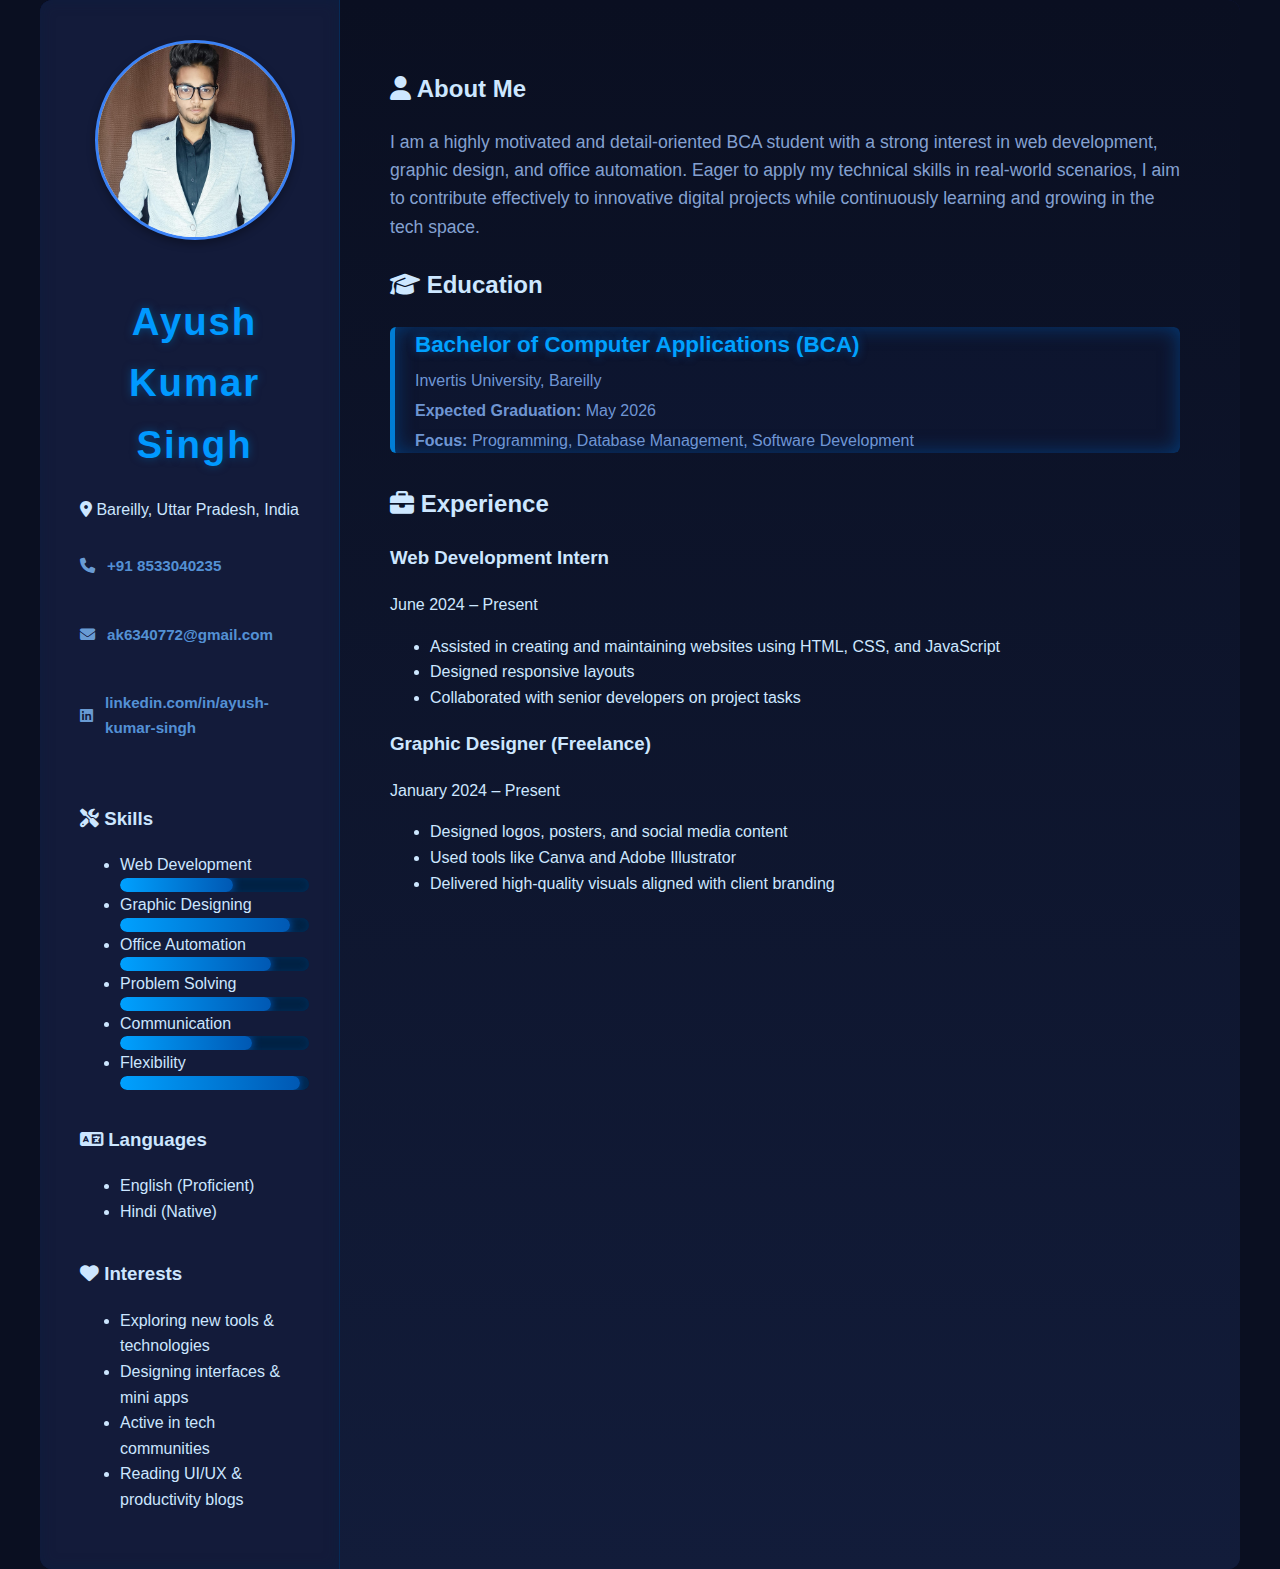
<file: index.html>
<!DOCTYPE html>
<html lang="en" >
<head>
  <meta charset="UTF-8" />
  <meta name="viewport" content="width=device-width, initial-scale=1" />
  <title>Ayush Kumar Singh | Neon Dark Resume</title>
  <link
    href="https://cdnjs.cloudflare.com/ajax/libs/font-awesome/6.4.0/css/all.min.css"
    rel="stylesheet"
  />
  <link rel="stylesheet" href="/styles.css" />
</head>
<body>
  <div class="container">
    <aside class="sidebar">
      <div class="profile-pic">
        <img class="profile-img" src="/profile.jpeg" alt="Ayush Kumar Singh" />
      </div>
      <h1 class="name neon-text">Ayush Kumar Singh</h1>
      <p class="location"><i class="fas fa-map-marker-alt neon-icon"></i> Bareilly, Uttar Pradesh, India</p>
      <div class="contact-info">
        <p>
          <i class="fas fa-phone neon-icon"></i>
          <a href="tel:+918533040235">+91 8533040235</a>
        </p>
        <p><i class="fas fa-envelope neon-icon"></i> <a href="mailto:ak6340772@gmail.com">ak6340772@gmail.com</a></p>
        <p><i class="fab fa-linkedin neon-icon"></i> <a href="https://www.linkedin.com/in/ayush-kumar-singh-25a994292" target="_blank">linkedin.com/in/ayush-kumar-singh</a></p>
      </div>

      <div class="skills">
        <h3><i class="fas fa-tools neon-icon"></i> Skills</h3>
        <ul>
          <li>
            <span>Web Development</span>
            <div class="progress-bar">
              <div class="progress-fill" style="width: 60%;"></div>
            </div>
          </li>
          <li>
            <span>Graphic Designing</span>
            <div class="progress-bar">
              <div class="progress-fill" style="width: 90%;"></div>
            </div>
          </li>
          <li>
            <span>Office Automation</span>
            <div class="progress-bar">
              <div class="progress-fill" style="width: 80%;"></div>
            </div>
          </li>
          <li>
            <span>Problem Solving</span>
            <div class="progress-bar">
              <div class="progress-fill" style="width: 80%;"></div>
            </div>
          </li>
          <li>
            <span>Communication</span>
            <div class="progress-bar">
              <div class="progress-fill" style="width: 70%;"></div>
            </div>
          </li>
          <li>
            <span>Flexibility</span>
            <div class="progress-bar">
              <div class="progress-fill" style="width: 95%;"></div>
            </div>
          </li>
        </ul>
      </div>

      <div class="languages">
        <h3><i class="fas fa-language neon-icon"></i> Languages</h3>
        <ul>
          <li>English (Proficient)</li>
          <li>Hindi (Native)</li>
        </ul>
      </div>

      <div class="interests">
        <h3><i class="fas fa-heart neon-icon"></i> Interests</h3>
        <ul>
          <li>Exploring new tools & technologies</li>
          <li>Designing interfaces & mini apps</li>
          <li>Active in tech communities</li>
          <li>Reading UI/UX & productivity blogs</li>
        </ul>
      </div>
    </aside>

    <main class="main-content">
      <section class="about-me section">
        <h2><i class="fas fa-user neon-icon"></i> About Me</h2>
        <p>
          I am a highly motivated and detail-oriented BCA student with a strong interest in web development, graphic design, and office automation. Eager to apply my technical skills in real-world scenarios, I aim to contribute effectively to innovative digital projects while continuously learning and growing in the tech space.
        </p>
      </section>

      <section class="education section">
        <h2><i class="fas fa-graduation-cap neon-icon"></i> Education</h2>
        <div class="edu-item">
          <h3>Bachelor of Computer Applications (BCA)</h3>
          <p>Invertis University, Bareilly</p>
          <p><strong>Expected Graduation:</strong> May 2026</p>
          <p><strong>Focus:</strong> Programming, Database Management, Software Development</p>
        </div>
      </section>

      <section class="experience section">
        <h2><i class="fas fa-briefcase neon-icon"></i> Experience</h2>
        <div class="job">
          <h3>Web Development Intern</h3>
          <span class="date">June 2024 – Present</span>
          <ul>
            <li>Assisted in creating and maintaining websites using HTML, CSS, and JavaScript</li>
            <li>Designed responsive layouts</li>
            <li>Collaborated with senior developers on project tasks</li>
          </ul>
        </div>
        <div class="job">
          <h3>Graphic Designer (Freelance)</h3>
          <span class="date">January 2024 – Present</span>
          <ul>
            <li>Designed logos, posters, and social media content</li>
            <li>Used tools like Canva and Adobe Illustrator</li>
            <li>Delivered high-quality visuals aligned with client branding</li>
          </ul>
        </div>
      </section>
    </main>
  </div>
</body>
</html>
</file>
<file: styles.css>
/* ======= General Reset & Base Setup ======= */
*,
*::before,
*::after {
  box-sizing: border-box;
  transition: all 0.3s ease;
}

body {
  margin: 0;
  background: #0a0f21;
  color: #cce6ff;
  font-family: 'Segoe UI', Tahoma, Geneva, Verdana, sans-serif;
  line-height: 1.6;
  overflow-y: scroll;
  -webkit-font-smoothing: antialiased;
  -moz-osx-font-smoothing: grayscale;
}

/* ======= Container and Layout ======= */
.container {
  display: flex;
  min-height: 100vh;
  max-width: 1200px;
  margin: 0 auto;
  box-shadow: 0 0 30px #001a4d66 inset;
  border-radius: 12px;
  background: #0f173b;
  overflow: hidden;
}

/* ======= Sidebar Styling ======= */
.sidebar {
  flex: 0 0 300px;
  background: #131b3a;
  padding: 40px 30px 40px 40px;
  display: flex;
  flex-direction: column;
  border-right: 1.5px solid #003366aa;
  box-shadow: inset 0 0 15px #00224455;
}

/* ======= Profile Picture Styling ======= */
.profile-pic {
  width: 200px; /* Adjusted size for better visibility */
  height: 200px;
  margin: 0 auto 25px auto; /* Center horizontally and add bottom margin */
  border-radius: 50%;
  overflow: hidden; /* Ensure the image stays within the circle */
  border: 3px solid #3b82f6; /* Subtle blue border */
  box-shadow: 0 4px 8px rgba(0, 0, 0, 0.3); /* Subtle shadow for depth */
  background-color: #f0f0f0; /* Fallback background color */
}

.profile-img {
  width: 100%;
  height: 100%;
  object-fit: cover; /* Ensure the image covers the circle without distortion */
  display: block;
}

.profile-pic:hover {
  transform: scale(1.1); /* Slightly larger hover effect */
  box-shadow: 0 8px 16px rgba(59, 130, 246, 0.5); /* Enhanced blue shadow on hover */
  transition: transform 0.3s ease, box-shadow 0.3s ease;
}

.name {
  font-size: 2.4rem;
  font-weight: 900;
  color: #0099ff;
  letter-spacing: 0.05em;
  margin-bottom: 6px;
  text-align: center;
  text-shadow: 0 0 8px #005ea0aa;
}

.title {
  font-size: 1.25rem;
  font-weight: 600;
  color: #7ac6ffcc;
  text-align: center;
  margin-bottom: 30px;
  letter-spacing: 0.07em;
}

/* ======= Contact Info ======= */
.contact-info {
  font-size: 0.95rem;
  color: #82bfffcc;
  margin-bottom: 30px;
  display: flex;
  flex-direction: column;
  gap: 14px;
}

.contact-info p {
  display: flex;
  align-items: center;
  gap: 12px;
}

.contact-info svg {
  width: 20px;
  height: 20px;
  fill: #007acccc;
  flex-shrink: 0;
}

.contact-info a {
  color: #66b2ffcc;
  text-decoration: none;
  word-break: break-word;
}

.contact-info a:hover {
  color: #0099ff;
  text-decoration: underline;
  text-shadow: 0 0 6px #005ea0cc;
}

/* ======= Sidebar Sections ======= */
.sidebar-section {
  margin-top: 38px;
  padding-top: 18px;
  border-top: 1.5px solid #003366bb;
}

.sidebar-section h3 {
  color: #00a3ff;
  font-weight: 700;
  font-size: 1.3rem;
  margin-bottom: 15px;
  border-bottom: 2px solid #005f99cc;
  padding-bottom: 6px;
  letter-spacing: 0.05em;
  text-shadow: 0 0 5px #004a7d88;
}

.skills-list,
.languages-list,
.interests-list {
  list-style: none;
  padding-left: 0;
  margin: 0;
}

.skills-list li,
.languages-list li,
.interests-list li {
  margin-bottom: 14px;
  color: #7bb8ffcc;
  font-weight: 500;
  letter-spacing: 0.02em;
  cursor: default;
}

/* ======= Skill Bars with Animation ======= */
.skill-item {
  margin-bottom: 20px;
}

.skill-name {
  font-weight: 600;
  margin-bottom: 6px;
  color: #0096ff;
  letter-spacing: 0.04em;
}

.progress-bar {
  width: 100%;
  height: 14px;
  background: #002244;
  border-radius: 10px;
  box-shadow: inset 0 0 6px #003366aa;
  overflow: hidden;
}

.progress-fill {
  height: 100%;
  border-radius: 10px;
  background: linear-gradient(90deg, #00a1ff, #0058b3);
  box-shadow: 0 0 10px #007affbb;
  width: 70%; /* Start at 0 width */
  animation: fillProgress 2s ease forwards; /* Animate to the set width */
}

.progress-fill.html { --width: 0.92; }
.progress-fill.css { --width: 0.85; }
.progress-fill.js { --width: 0.80; }
.progress-fill.design { --width: 0.88; }
.progress-fill.office { --width: 0.70; }
.progress-fill.problem { --width: 0.75; }
.progress-fill.communication { --width: 0.90; }
.progress-fill.flexibility { --width: 0.95; }

@keyframes fillProgress {
  from {
    width: 0%;
  }
  to {
    width: 70; /* Set to the width defined in the class */
  }
}

/* ======= Main Content Styling ======= */
.main-content {
  flex-grow: 1;
  padding: 50px 60px 50px 50px;
  overflow-y: auto;
  color: #cde7ff;
  position: relative;
  scroll-behavior: smooth;
  background: linear-gradient(180deg, #0a0f21, #121c3a);
}

/* Section Title with Icon */
.section-title {
  font-size: 2.3rem;
  font-weight: 800;
  color: #009aff;
  margin-bottom: 30px;
  display: flex;
  align-items: center;
  gap: 14px;
  text-shadow: 0 0 10px #004c99bb;
  letter-spacing: 0.06em;
}

.section-title svg {
  width: 32px;
  height: 32px;
  fill: #0099ffcc;
  filter: drop-shadow(0 0 6px #004c99cc);
}

/* Paragraph Styling */
.section p {
  font-size: 1.1rem;
  max-width: 850px;
  color: #a6c9ffcc;
  line-height: 1.6;
  margin-bottom: 25px;
}

/* ======= Education & Experience Blocks ======= */
.edu-item,
.job-item {
  margin-bottom: 32px;
  border-left: 5px solid #0099ffcc;
  padding-left: 20px;
  box-shadow: inset 0 0 20px #004d99aa;
  border-radius: 6px;
  background: #12254f33;
  transition:  0.3s ease;
}

.edu-item:hover,
.job-item:hover {
  background: #0e1e3f88;
}

.edu-item h3,
.job-item h3 {
  color: #00a1ff;
  font-weight: 700;
  margin-bottom: 6px;
  font-size: 1.4rem;
  text-shadow: 0 0 8px #0066cc99;
}

.edu-item p,
.job-item p {
  font-size: 1rem;
  margin: 4px 0;
  color: #8ab9ffcc;
}

.job-date {
  font-size: 0.9rem;
  font-style: italic;
  color: #66b2ffcc;
  margin-bottom: 12px;
}

/* Job Responsibilities List */
.job-responsibilities {
  list-style: disc;
  padding-left: 25px;
  color: #94bfffcc;
  margin-top: 8px;
}

.job-responsibilities li {
  margin-bottom: 8px;
  line-height: 1.5;
}

/* ======= Scrollbar Styling ======= */
.main-content::-webkit-scrollbar {
  width: 8px;
}

.main-content::-webkit-scrollbar-track {
  background: #0a0f21;
}

.main-content::-webkit-scrollbar-thumb {
  background: #007affcc;
  border-radius: 10px;
  box-shadow: 0 0 6px #005fbaff;
}

/* ======= Links ======= */
a {
  color: #66aaffcc;
  text-decoration: none;
  font-weight: 600;
  cursor: pointer;
}

a:hover {
  color: #0099ff;
  text-decoration: underline;
  text-shadow: 0 0 6px #0066ccbb;
}

/* ======= Responsive Design ======= */
@media (max-width: 980px) {
  .container {
    flex-direction: column;
    max-width: 95vw;
  }

  .sidebar {
    flex: none;
    width: 100%;
    padding: 25px 20px;
    border-right: none;
    border-bottom: 1.5px solid #003366aa;
    flex-wrap: wrap;
    align-items: center;
    justify-content: center;
  }

  .profile-pic {
    width: 200px;
    height: 200px;
    margin-bottom: 15px;
  }

  .name {
    font-size: 1.8rem;
    margin-bottom: 5px;
  }

  .title {
    font-size: 1.1rem;
    margin-bottom: 25px;
  }

  .contact-info {
    flex-direction: row;
    flex-wrap: wrap;
    justify-content: center;
    gap: 25px;
    font-size: 0.9rem;
  }

  .main-content {
    padding: 30px 25px 40px 25px;
  }
}

@media (max-width: 520px) {
  .sidebar {
    padding: 18px 12px;
  }

  .profile-pic {
    width: 70px; /* Adjust size for smaller screens */
    height: 70px;
  }

  .name {
    font-size: 1.5rem;
  }

  .title {
    font-size: 1rem;
    margin-bottom: 18px;
  }

  .section-title {
    font-size: 1.8rem;
    gap: 8px;
  }
  .section-title svg {
    width: 28px;
    height: 28px;
  }

  .section p {
    font-size: 1rem;
    max-width: 100%;
  }

  .edu-item h3,
  .job-item h3 {
    font-size: 1.2rem;
  }

  .edu-item p,
  .job-item p {
    font-size: 0.9rem;
  }

  .job-date {
    font-size: 0.8rem;
  }
}
</file>
